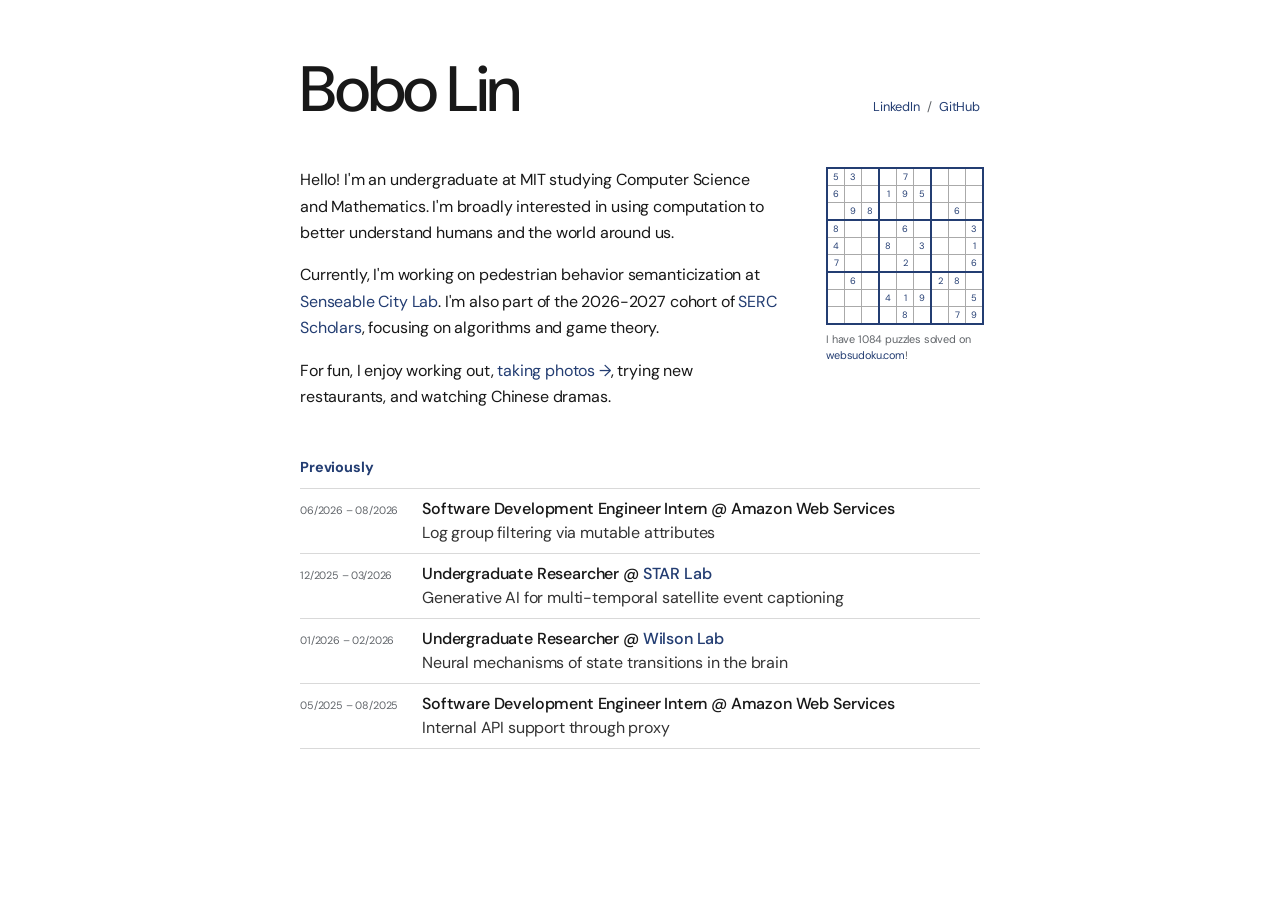
<file: index.html>
<!DOCTYPE html>
<html lang="en">

<head>
  <meta charset="UTF-8">
  <meta name="viewport" content="width=device-width, initial-scale=1.0">
  <title>Bobo Lin</title>
  <link rel="icon" type="image/png" href="favicon.png">
  <link rel="apple-touch-icon" href="apple-touch-icon.png">
  <link rel="preconnect" href="https://fonts.googleapis.com">
  <link rel="preconnect" href="https://fonts.gstatic.com" crossorigin>
  <link href="https://fonts.googleapis.com/css2?family=DM+Sans:wght@400;500;525;600;700&display=swap" rel="stylesheet">
  <link rel="stylesheet" href="style.css">
</head>

<body>

  <main>
    <section id="home" class="tab-content active">
      <div class="home-content">

        <div class="home-header">
          <div>
            <h1 class="page-title">Bobo Lin</h1>
          </div>
          <div class="social-links">
            <a href="https://www.linkedin.com/in/blin15" target="_blank" rel="noreferrer">LinkedIn</a>
            <span aria-hidden="true">/</span>
            <a href="https://github.com/blin20115" target="_blank" rel="noreferrer">GitHub</a>
          </div>
        </div>

        <div class="home-body">
          <div class="home-text">
            <p>Hello! I'm an undergraduate at MIT studying Computer Science and Mathematics.
              I'm broadly interested in using computation to better understand humans and the world around us.
            </p>

            <p>Currently, I'm working on pedestrian behavior semanticization at <a href="https://senseable.mit.edu/"
                target="_blank" rel="noreferrer">Senseable City Lab</a>. I'm also part of the 2026-2027 cohort of <a
                href="https://computing.mit.edu/cross-cutting/social-and-ethical-responsibilities-of-computing/serc-scholars-program/"
                target="_blank" rel="noreferrer">SERC Scholars</a>, focusing on algorithms and game theory.</p>

            <p>
              For fun, I enjoy working out, <a class="gallery-link" href="gallery.html">taking photos <span
                  aria-hidden="true">&rarr;</span></a>, trying new restaurants, and watching Chinese dramas.
            </p>
          </div>

          <div class="sudoku-col">
            <div class="sudoku-deco">
              <div class="sudoku-box">
                <div class="sudoku-cell">5</div>
                <div class="sudoku-cell">3</div>
                <div class="sudoku-cell"></div>
                <div class="sudoku-cell">6</div>
                <div class="sudoku-cell"></div>
                <div class="sudoku-cell"></div>
                <div class="sudoku-cell"></div>
                <div class="sudoku-cell">9</div>
                <div class="sudoku-cell">8</div>
              </div>
              <div class="sudoku-box">
                <div class="sudoku-cell"></div>
                <div class="sudoku-cell">7</div>
                <div class="sudoku-cell"></div>
                <div class="sudoku-cell">1</div>
                <div class="sudoku-cell">9</div>
                <div class="sudoku-cell">5</div>
                <div class="sudoku-cell"></div>
                <div class="sudoku-cell"></div>
                <div class="sudoku-cell"></div>
              </div>
              <div class="sudoku-box">
                <div class="sudoku-cell"></div>
                <div class="sudoku-cell"></div>
                <div class="sudoku-cell"></div>
                <div class="sudoku-cell"></div>
                <div class="sudoku-cell"></div>
                <div class="sudoku-cell"></div>
                <div class="sudoku-cell"></div>
                <div class="sudoku-cell">6</div>
                <div class="sudoku-cell"></div>
              </div>
              <div class="sudoku-box">
                <div class="sudoku-cell">8</div>
                <div class="sudoku-cell"></div>
                <div class="sudoku-cell"></div>
                <div class="sudoku-cell">4</div>
                <div class="sudoku-cell"></div>
                <div class="sudoku-cell"></div>
                <div class="sudoku-cell">7</div>
                <div class="sudoku-cell"></div>
                <div class="sudoku-cell"></div>
              </div>
              <div class="sudoku-box">
                <div class="sudoku-cell"></div>
                <div class="sudoku-cell">6</div>
                <div class="sudoku-cell"></div>
                <div class="sudoku-cell">8</div>
                <div class="sudoku-cell"></div>
                <div class="sudoku-cell">3</div>
                <div class="sudoku-cell"></div>
                <div class="sudoku-cell">2</div>
                <div class="sudoku-cell"></div>
              </div>
              <div class="sudoku-box">
                <div class="sudoku-cell"></div>
                <div class="sudoku-cell"></div>
                <div class="sudoku-cell">3</div>
                <div class="sudoku-cell"></div>
                <div class="sudoku-cell"></div>
                <div class="sudoku-cell">1</div>
                <div class="sudoku-cell"></div>
                <div class="sudoku-cell"></div>
                <div class="sudoku-cell">6</div>
              </div>
              <div class="sudoku-box">
                <div class="sudoku-cell"></div>
                <div class="sudoku-cell">6</div>
                <div class="sudoku-cell"></div>
                <div class="sudoku-cell"></div>
                <div class="sudoku-cell"></div>
                <div class="sudoku-cell"></div>
                <div class="sudoku-cell"></div>
                <div class="sudoku-cell"></div>
                <div class="sudoku-cell"></div>
              </div>
              <div class="sudoku-box">
                <div class="sudoku-cell"></div>
                <div class="sudoku-cell"></div>
                <div class="sudoku-cell"></div>
                <div class="sudoku-cell">4</div>
                <div class="sudoku-cell">1</div>
                <div class="sudoku-cell">9</div>
                <div class="sudoku-cell"></div>
                <div class="sudoku-cell">8</div>
                <div class="sudoku-cell"></div>
              </div>
              <div class="sudoku-box">
                <div class="sudoku-cell">2</div>
                <div class="sudoku-cell">8</div>
                <div class="sudoku-cell"></div>
                <div class="sudoku-cell"></div>
                <div class="sudoku-cell"></div>
                <div class="sudoku-cell">5</div>
                <div class="sudoku-cell"></div>
                <div class="sudoku-cell">7</div>
                <div class="sudoku-cell">9</div>
              </div>
            </div>
            <p class="sudoku-caption">I have 1084 puzzles solved on <a href="https://websudoku.com"
                target="_blank">websudoku.com</a>!</p>
          </div>
        </div>

        <div class="previously">
          <p class="section-label">Previously</p>
          <ul>
            <li><span class="date">06/2026 – 08/2026</span>
              <span class="role">Software Development Engineer Intern @ Amazon Web Services</span>
              <span class="desc">Log group filtering via mutable attributes</span>
            </li>
            <li><span class="date">12/2025 – 03/2026</span>
              <span class="role">Undergraduate Researcher @ <a href="https://aeroastro.mit.edu/starlab/"
                  target="_blank">STAR Lab</a></span>
              <span class="desc">Generative AI for multi-temporal satellite event captioning</span>
            </li>
            <li><span class="date">01/2026 – 02/2026</span>
              <span class="role">Undergraduate Researcher @ <a href="https://web.mit.edu/wilsonlab/"
                  target="_blank">Wilson Lab</a></span>
              <span class="desc">Neural mechanisms of state transitions in the brain</span>
            </li>
            <li><span class="date">05/2025 – 08/2025</span>
              <span class="role">Software Development Engineer Intern @ Amazon Web Services</span>
              <span class="desc">Internal API support through proxy</span>
            </li>
          </ul>
        </div>

      </div>
    </section>
  </main>

  <script src="script.js"></script>
</body>

</html>
</file>
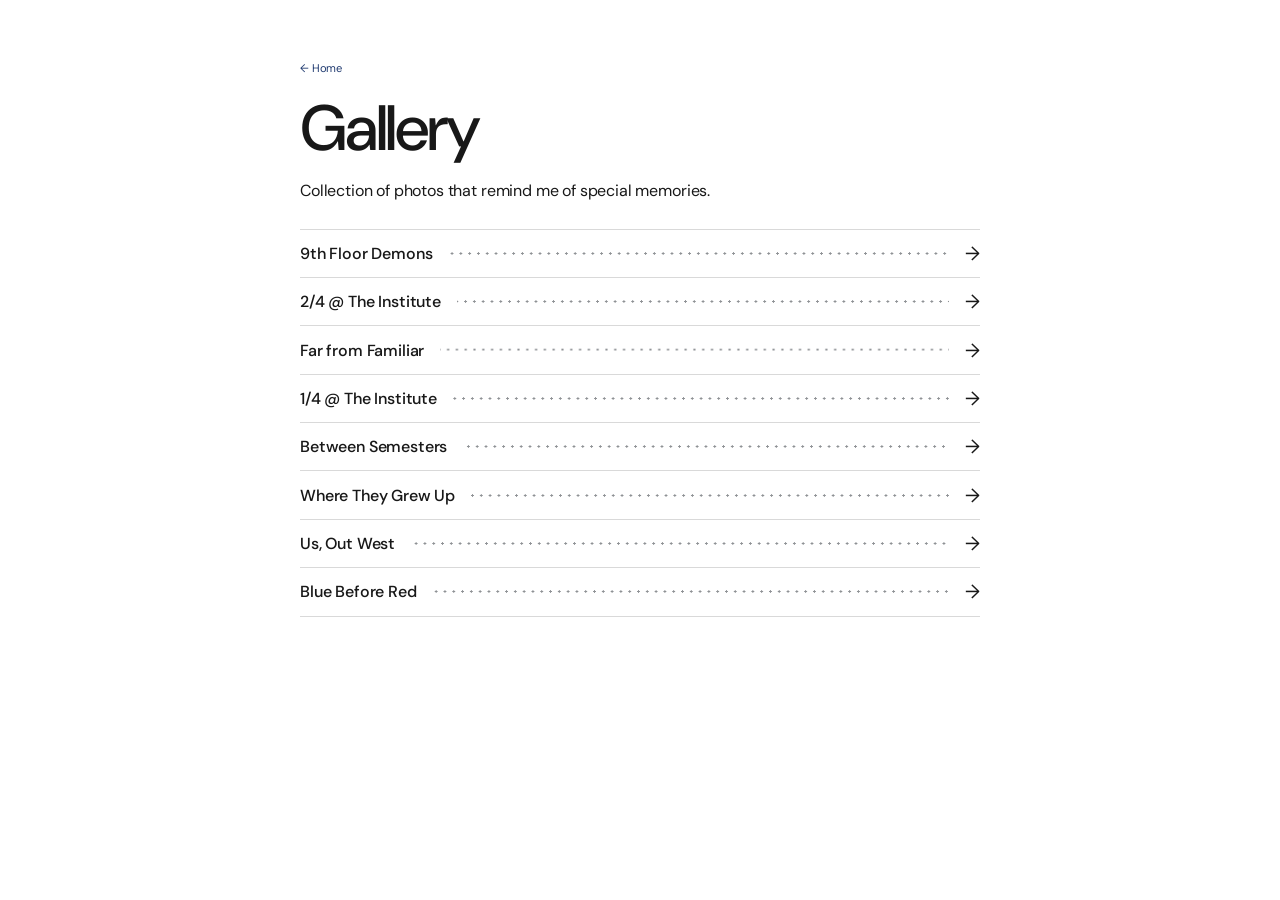
<file: gallery.html>
<!DOCTYPE html>
<html lang="en">

<head>
  <meta charset="UTF-8">
  <meta name="viewport" content="width=device-width, initial-scale=1.0">
  <title>Gallery | Bobo Lin</title>
  <link rel="icon" type="image/png" href="favicon.png">
  <link rel="apple-touch-icon" href="apple-touch-icon.png">
  <link rel="preconnect" href="https://fonts.googleapis.com">
  <link rel="preconnect" href="https://fonts.gstatic.com" crossorigin>
  <link href="https://fonts.googleapis.com/css2?family=DM+Sans:wght@400;500;525;600;700&display=swap" rel="stylesheet">
  <link rel="stylesheet" href="style.css">
</head>

<body>
  <main>
    <section class="gallery-content">
      <header class="gallery-header">
        <a class="back-link" href="index.html">&larr; Home</a>
        <h1 class="page-title">Gallery</h1>
      </header>

      <p class="gallery-intro">Collection of photos that remind me of special memories.</p>
      <nav class="gallery-list" aria-label="Photo collections">
        <a class="gallery-item" href="gallery/9th-floor-demons.html">
          <span class="gallery-item-title">9th Floor Demons</span>
          <span class="gallery-item-dots" aria-hidden="true"></span>
          <span class="gallery-item-arrow" aria-hidden="true">&rarr;</span>
        </a>
        <a class="gallery-item" href="gallery/two-fourths-at-the-institute.html">
          <span class="gallery-item-title">2/4 @ The Institute</span>
          <span class="gallery-item-dots" aria-hidden="true"></span>
          <span class="gallery-item-arrow" aria-hidden="true">&rarr;</span>
        </a>
        <a class="gallery-item" href="gallery/far-from-familiar.html">
          <span class="gallery-item-title">Far from Familiar</span>
          <span class="gallery-item-dots" aria-hidden="true"></span>
          <span class="gallery-item-arrow" aria-hidden="true">&rarr;</span>
        </a>
        <a class="gallery-item" href="gallery/one-fourth-at-the-institute.html">
          <span class="gallery-item-title">1/4 @ The Institute</span>
          <span class="gallery-item-dots" aria-hidden="true"></span>
          <span class="gallery-item-arrow" aria-hidden="true">&rarr;</span>
        </a>
        <a class="gallery-item" href="gallery/between-semesters.html">
          <span class="gallery-item-title">Between Semesters</span>
          <span class="gallery-item-dots" aria-hidden="true"></span>
          <span class="gallery-item-arrow" aria-hidden="true">&rarr;</span>
        </a>
        <a class="gallery-item" href="gallery/where-they-grew-up.html">
          <span class="gallery-item-title">Where They Grew Up</span>
          <span class="gallery-item-dots" aria-hidden="true"></span>
          <span class="gallery-item-arrow" aria-hidden="true">&rarr;</span>
        </a>
        <a class="gallery-item" href="gallery/us-out-west.html">
          <span class="gallery-item-title">Us, Out West</span>
          <span class="gallery-item-dots" aria-hidden="true"></span>
          <span class="gallery-item-arrow" aria-hidden="true">&rarr;</span>
        </a>
        <a class="gallery-item" href="gallery/blue-before-red.html">
          <span class="gallery-item-title">Blue Before Red</span>
          <span class="gallery-item-dots" aria-hidden="true"></span>
          <span class="gallery-item-arrow" aria-hidden="true">&rarr;</span>
        </a>
      </nav>
    </section>
  </main>
</body>

</html>
</file>
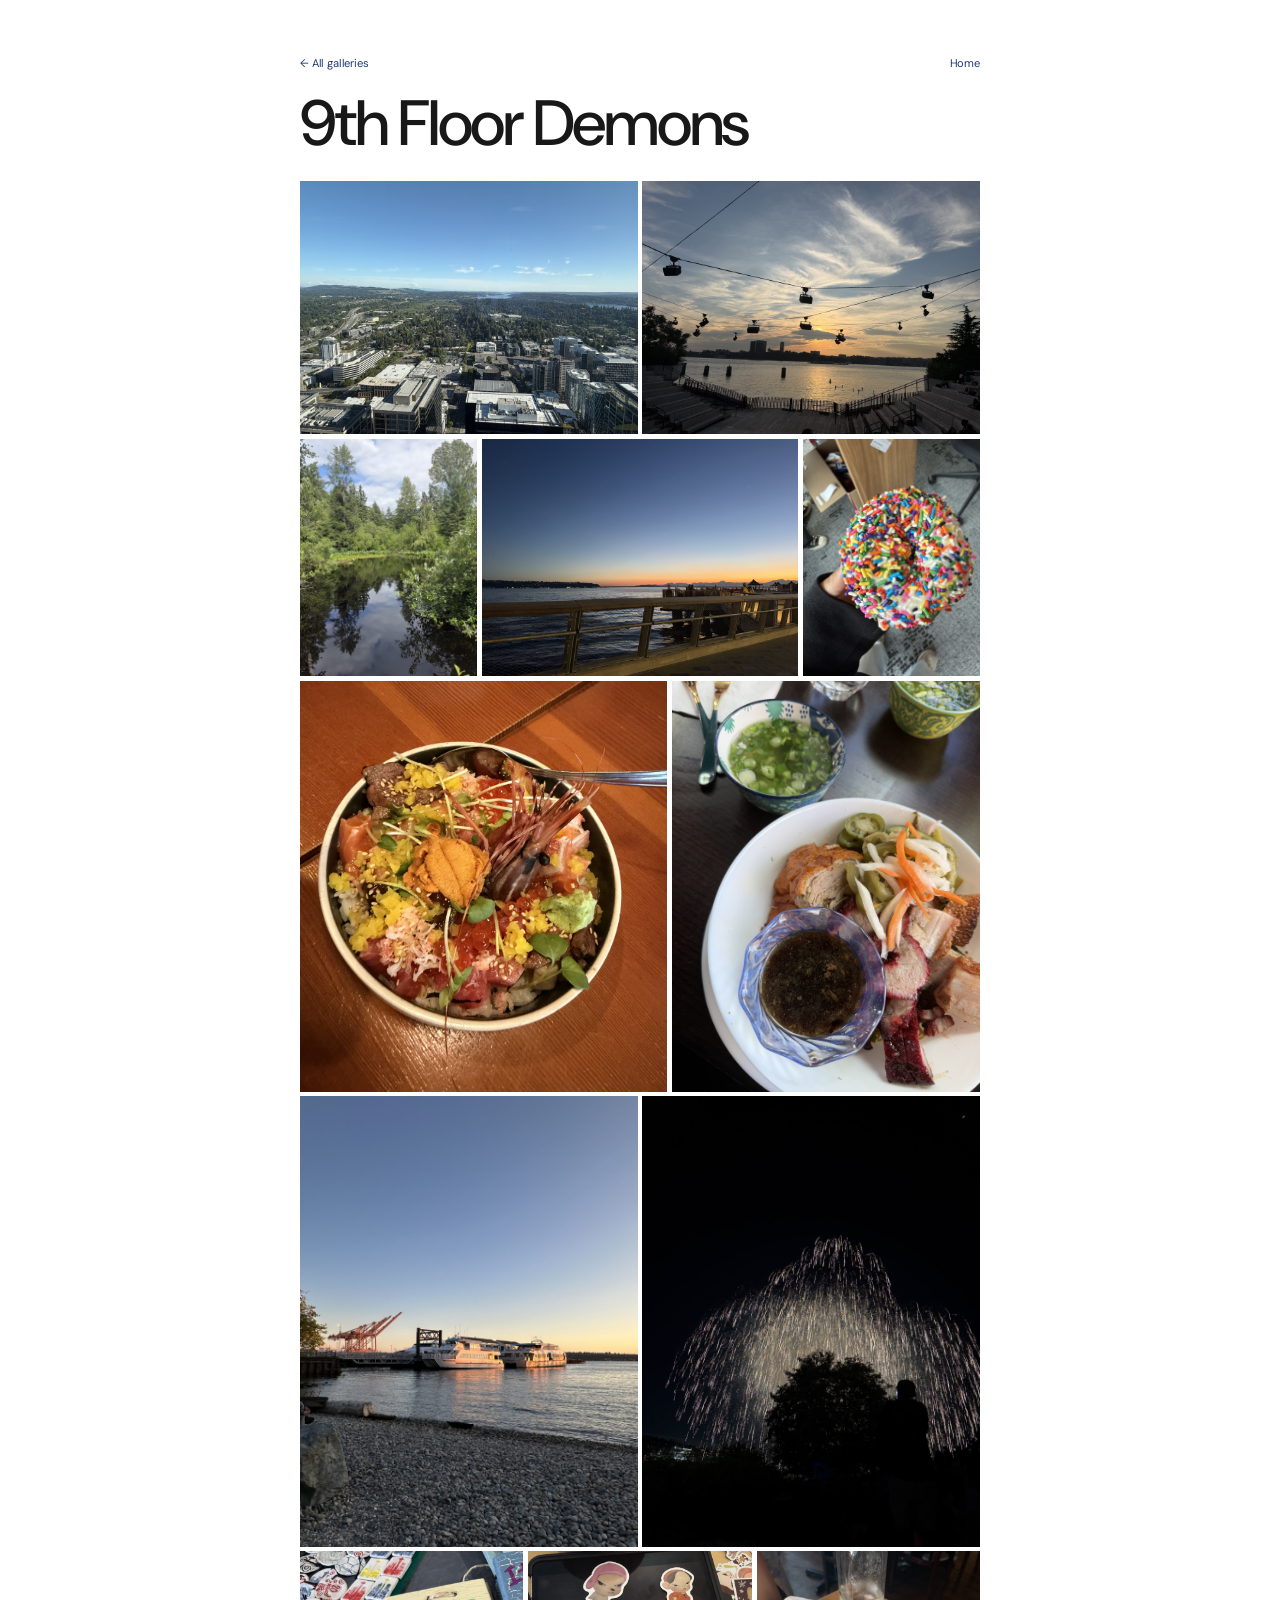
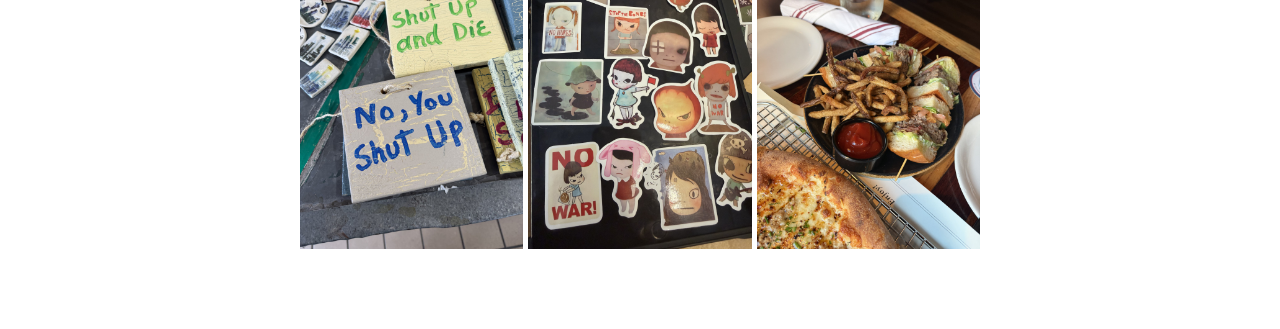
<file: gallery/9th-floor-demons.html>
<!DOCTYPE html>
<html lang="en">

<head>
  <meta charset="UTF-8">
  <meta name="viewport" content="width=device-width, initial-scale=1.0">
  <title>9th Floor Demons | Bobo Lin</title>
  <link rel="icon" type="image/png" href="../favicon.png">
  <link rel="apple-touch-icon" href="../apple-touch-icon.png">
  <link rel="preconnect" href="https://fonts.googleapis.com">
  <link rel="preconnect" href="https://fonts.gstatic.com" crossorigin>
  <link href="https://fonts.googleapis.com/css2?family=DM+Sans:wght@400;500;525;600;700&display=swap" rel="stylesheet">
  <link rel="stylesheet" href="../style.css">
</head>

<body>
  <main>
    <article class="gallery-content collection-page">
      <nav class="collection-nav" aria-label="Gallery navigation">
        <a href="../gallery.html">&larr; All galleries</a>
        <a href="../index.html">Home</a>
      </nav>
      <header class="collection-header">
        <h1 class="page-title">9th Floor Demons</h1>
      </header>
      <section class="justified-photo-grid" aria-label="Photos from 9th Floor Demons">
        <div class="justified-photo-row">
          <figure class="photo-card" style="--photo-ratio: 1.333333"><img src="../photos/9th-floor/9th-floor-04.jpg" alt="9th Floor Demons photograph 4" width="1920" height="1440"></figure>
          <figure class="photo-card" style="--photo-ratio: 1.333333"><img src="../photos/9th-floor/9th-floor-06.jpg" alt="9th Floor Demons photograph 6" width="1920" height="1440"></figure>
        </div>
        <div class="justified-photo-row">
          <figure class="photo-card" style="--photo-ratio: 0.75"><img src="../photos/9th-floor/9th-floor-01.jpg" alt="9th Floor Demons photograph 1" width="1440" height="1920" loading="lazy"></figure>
          <figure class="photo-card" style="--photo-ratio: 1.333333"><img src="../photos/9th-floor/9th-floor-07.jpg" alt="9th Floor Demons photograph 7" width="1920" height="1440" loading="lazy"></figure>
          <figure class="photo-card" style="--photo-ratio: 0.75"><img src="../photos/9th-floor/9th-floor-02.jpg" alt="9th Floor Demons photograph 2" width="1440" height="1920" loading="lazy"></figure>
        </div>
        <div class="justified-photo-row">
          <figure class="photo-card" style="--photo-ratio: 0.892608"><img src="../photos/9th-floor/9th-floor-10.jpg" alt="9th Floor Demons photograph 10" width="1920" height="2151" loading="lazy"></figure>
          <figure class="photo-card" style="--photo-ratio: 0.75"><img src="../photos/9th-floor/9th-floor-11.jpg" alt="9th Floor Demons photograph 11" width="1440" height="1920" loading="lazy"></figure>
        </div>
        <div class="justified-photo-row">
          <figure class="photo-card" style="--photo-ratio: 0.75"><img src="../photos/9th-floor/9th-floor-05.jpg" alt="9th Floor Demons photograph 5" width="1440" height="1920" loading="lazy"></figure>
          <figure class="photo-card" style="--photo-ratio: 0.75"><img src="../photos/9th-floor/9th-floor-08.jpg" alt="9th Floor Demons photograph 8" width="1440" height="1920" loading="lazy"></figure>
        </div>
        <div class="justified-photo-row">
          <figure class="photo-card" style="--photo-ratio: 0.75"><img src="../photos/9th-floor/9th-floor-03.jpg" alt="9th Floor Demons photograph 3" width="1440" height="1920" loading="lazy"></figure>
          <figure class="photo-card" style="--photo-ratio: 0.75"><img src="../photos/9th-floor/9th-floor-09.jpg" alt="9th Floor Demons photograph 9" width="1440" height="1920" loading="lazy"></figure>
          <figure class="photo-card" style="--photo-ratio: 0.75"><img src="../photos/9th-floor/9th-floor-12.jpg" alt="9th Floor Demons photograph 12" width="1440" height="1920" loading="lazy"></figure>
        </div>
      </section>
    </article>
  </main>
</body>

</html>
</file>
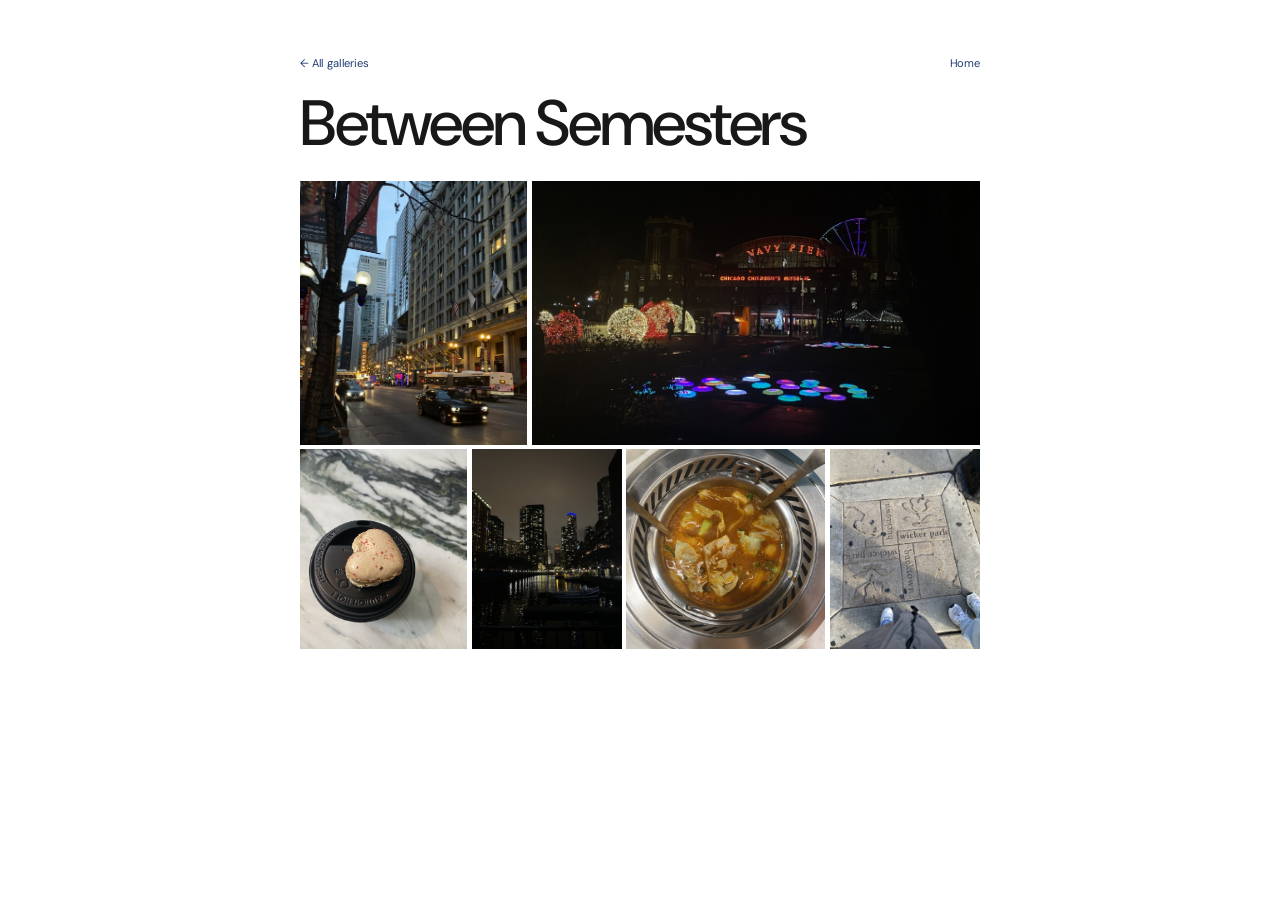
<file: gallery/between-semesters.html>
<!DOCTYPE html>
<html lang="en">

<head>
  <meta charset="UTF-8">
  <meta name="viewport" content="width=device-width, initial-scale=1.0">
  <title>Between Semesters | Bobo Lin</title>
  <link rel="icon" type="image/png" href="../favicon.png">
  <link rel="apple-touch-icon" href="../apple-touch-icon.png">
  <link rel="preconnect" href="https://fonts.googleapis.com">
  <link rel="preconnect" href="https://fonts.gstatic.com" crossorigin>
  <link href="https://fonts.googleapis.com/css2?family=DM+Sans:wght@400;500;525;600;700&display=swap" rel="stylesheet">
  <link rel="stylesheet" href="../style.css">
</head>

<body>
  <main>
    <article class="gallery-content collection-page">
      <nav class="collection-nav" aria-label="Gallery navigation">
        <a href="../gallery.html">&larr; All galleries</a>
        <a href="../index.html">Home</a>
      </nav>
      <header class="collection-header">
        <h1 class="page-title">Between Semesters</h1>
      </header>

      <section class="between-semesters-grid" aria-label="Photos from visits home during my first year at MIT">
        <div class="between-semesters-row">
          <figure class="photo-card" style="--photo-ratio: 0.862534"><img src="../photos/between-semesters/between-semesters-01.jpg" alt="Between Semesters photograph 1" width="1920" height="2226"></figure>
          <figure class="photo-card" style="--photo-ratio: 1.700620"><img src="../photos/between-semesters/between-semesters-02.jpg" alt="Between Semesters photograph 2" width="1920" height="1129"></figure>
        </div>
        <div class="between-semesters-row">
          <figure class="photo-card" style="--photo-ratio: 0.834420"><img src="../photos/between-semesters/between-semesters-03.jpg" alt="Between Semesters photograph 3" width="1920" height="2301" loading="lazy"></figure>
          <figure class="photo-card" style="--photo-ratio: 0.75"><img src="../photos/between-semesters/between-semesters-04.jpg" alt="Between Semesters photograph 4" width="1440" height="1920" loading="lazy"></figure>
          <figure class="photo-card" style="--photo-ratio: 0.994819"><img src="../photos/between-semesters/between-semesters-05.jpg" alt="Between Semesters photograph 5" width="1920" height="1930" loading="lazy"></figure>
          <figure class="photo-card" style="--photo-ratio: 0.75"><img src="../photos/between-semesters/between-semesters-06.jpg" alt="Between Semesters photograph 6" width="1440" height="1920" loading="lazy"></figure>
        </div>
      </section>
    </article>
  </main>
</body>

</html>
</file>
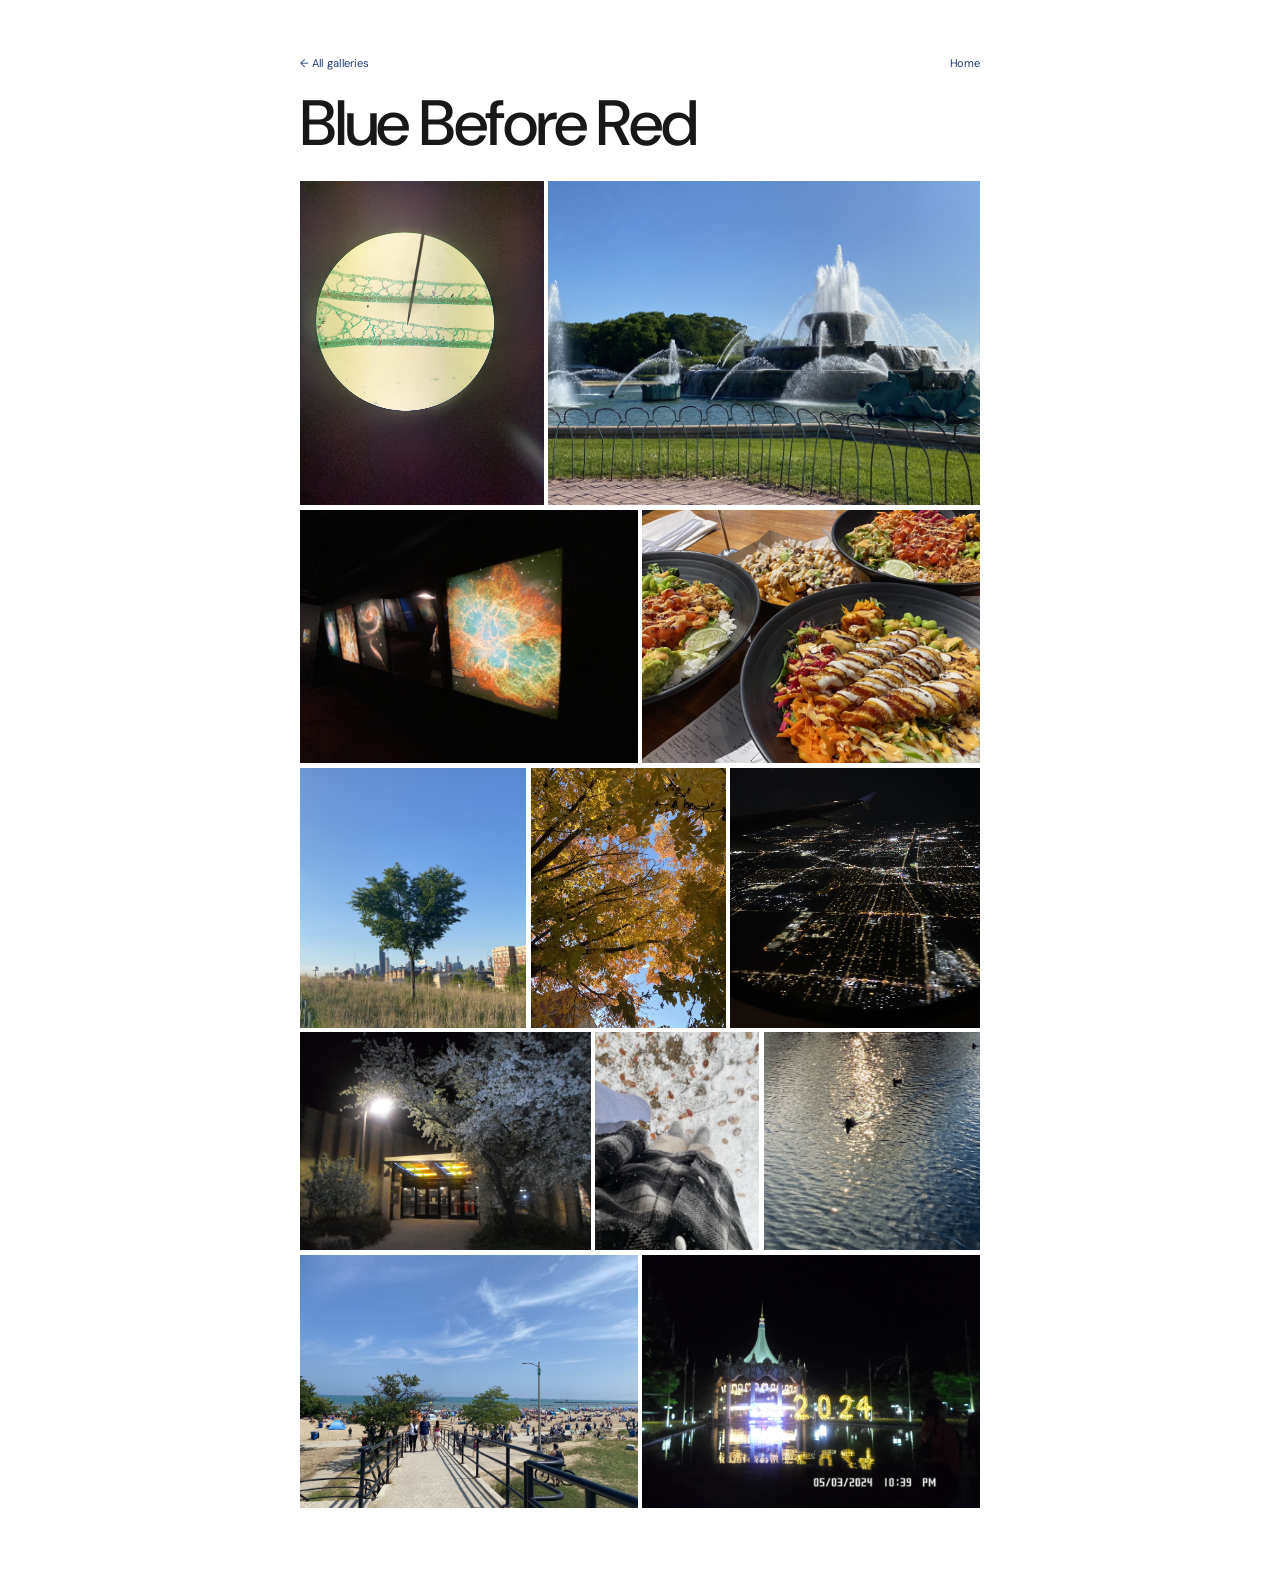
<file: gallery/blue-before-red.html>
<!DOCTYPE html>
<html lang="en">

<head>
  <meta charset="UTF-8">
  <meta name="viewport" content="width=device-width, initial-scale=1.0">
  <title>Blue Before Red | Bobo Lin</title>
  <link rel="icon" type="image/png" href="../favicon.png">
  <link rel="apple-touch-icon" href="../apple-touch-icon.png">
  <link rel="preconnect" href="https://fonts.googleapis.com">
  <link rel="preconnect" href="https://fonts.gstatic.com" crossorigin>
  <link href="https://fonts.googleapis.com/css2?family=DM+Sans:wght@400;500;525;600;700&display=swap" rel="stylesheet">
  <link rel="stylesheet" href="../style.css">
</head>

<body>
  <main>
    <article class="gallery-content collection-page">
      <nav class="collection-nav" aria-label="Gallery navigation">
        <a href="../gallery.html">&larr; All galleries</a>
        <a href="../index.html">Home</a>
      </nav>
      <header class="collection-header">
        <h1 class="page-title">Blue Before Red</h1>
      </header>

      <section class="justified-photo-grid" aria-label="Photos from Blue Before Red">
        <div class="justified-photo-row">
          <figure class="photo-card" style="--photo-ratio: 0.752905"><img src="../photos/blue-before-red/blue-before-red-01.jpg" alt="Blue Before Red photograph 1" width="1944" height="2582"></figure>
          <figure class="photo-card" style="--photo-ratio: 1.333333"><img src="../photos/blue-before-red/blue-before-red-02.jpg" alt="Blue Before Red photograph 2" width="1920" height="1440"></figure>
        </div>
        <div class="justified-photo-row">
          <figure class="photo-card" style="--photo-ratio: 1.333333"><img src="../photos/blue-before-red/blue-before-red-03.jpg" alt="Blue Before Red photograph 3" width="1920" height="1440" loading="lazy"></figure>
          <figure class="photo-card" style="--photo-ratio: 1.333333"><img src="../photos/blue-before-red/blue-before-red-04.jpg" alt="Blue Before Red photograph 4" width="1920" height="1440" loading="lazy"></figure>
        </div>
        <div class="justified-photo-row">
          <figure class="photo-card" style="--photo-ratio: 0.868385"><img src="../photos/blue-before-red/blue-before-red-05.jpg" alt="Blue Before Red photograph 5" width="1920" height="2211" loading="lazy"></figure>
          <figure class="photo-card" style="--photo-ratio: 0.750000"><img src="../photos/blue-before-red/blue-before-red-06.jpg" alt="Blue Before Red photograph 6" width="1440" height="1920" loading="lazy"></figure>
          <figure class="photo-card" style="--photo-ratio: 0.960480"><img src="../photos/blue-before-red/blue-before-red-07.jpg" alt="Blue Before Red photograph 7" width="1920" height="1999" loading="lazy"></figure>
        </div>
        <div class="justified-photo-row">
          <figure class="photo-card" style="--photo-ratio: 1.333333"><img src="../photos/blue-before-red/blue-before-red-08.jpg" alt="Blue Before Red photograph 8" width="1920" height="1440" loading="lazy"></figure>
          <figure class="photo-card" style="--photo-ratio: 0.750000"><img src="../photos/blue-before-red/blue-before-red-09.jpg" alt="Blue Before Red photograph 9" width="1440" height="1920" loading="lazy"></figure>
          <figure class="photo-card" style="--photo-ratio: 0.993275"><img src="../photos/blue-before-red/blue-before-red-10.jpg" alt="Blue Before Red photograph 10" width="1920" height="1933" loading="lazy"></figure>
        </div>
        <div class="justified-photo-row">
          <figure class="photo-card" style="--photo-ratio: 1.333333"><img src="../photos/blue-before-red/blue-before-red-11.jpg" alt="Blue Before Red photograph 11" width="1920" height="1440" loading="lazy"></figure>
          <figure class="photo-card" style="--photo-ratio: 1.333333"><img src="../photos/blue-before-red/blue-before-red-12.jpg" alt="Blue Before Red photograph 12" width="1920" height="1440" loading="lazy"></figure>
        </div>
      </section>
    </article>
  </main>
</body>

</html>
</file>
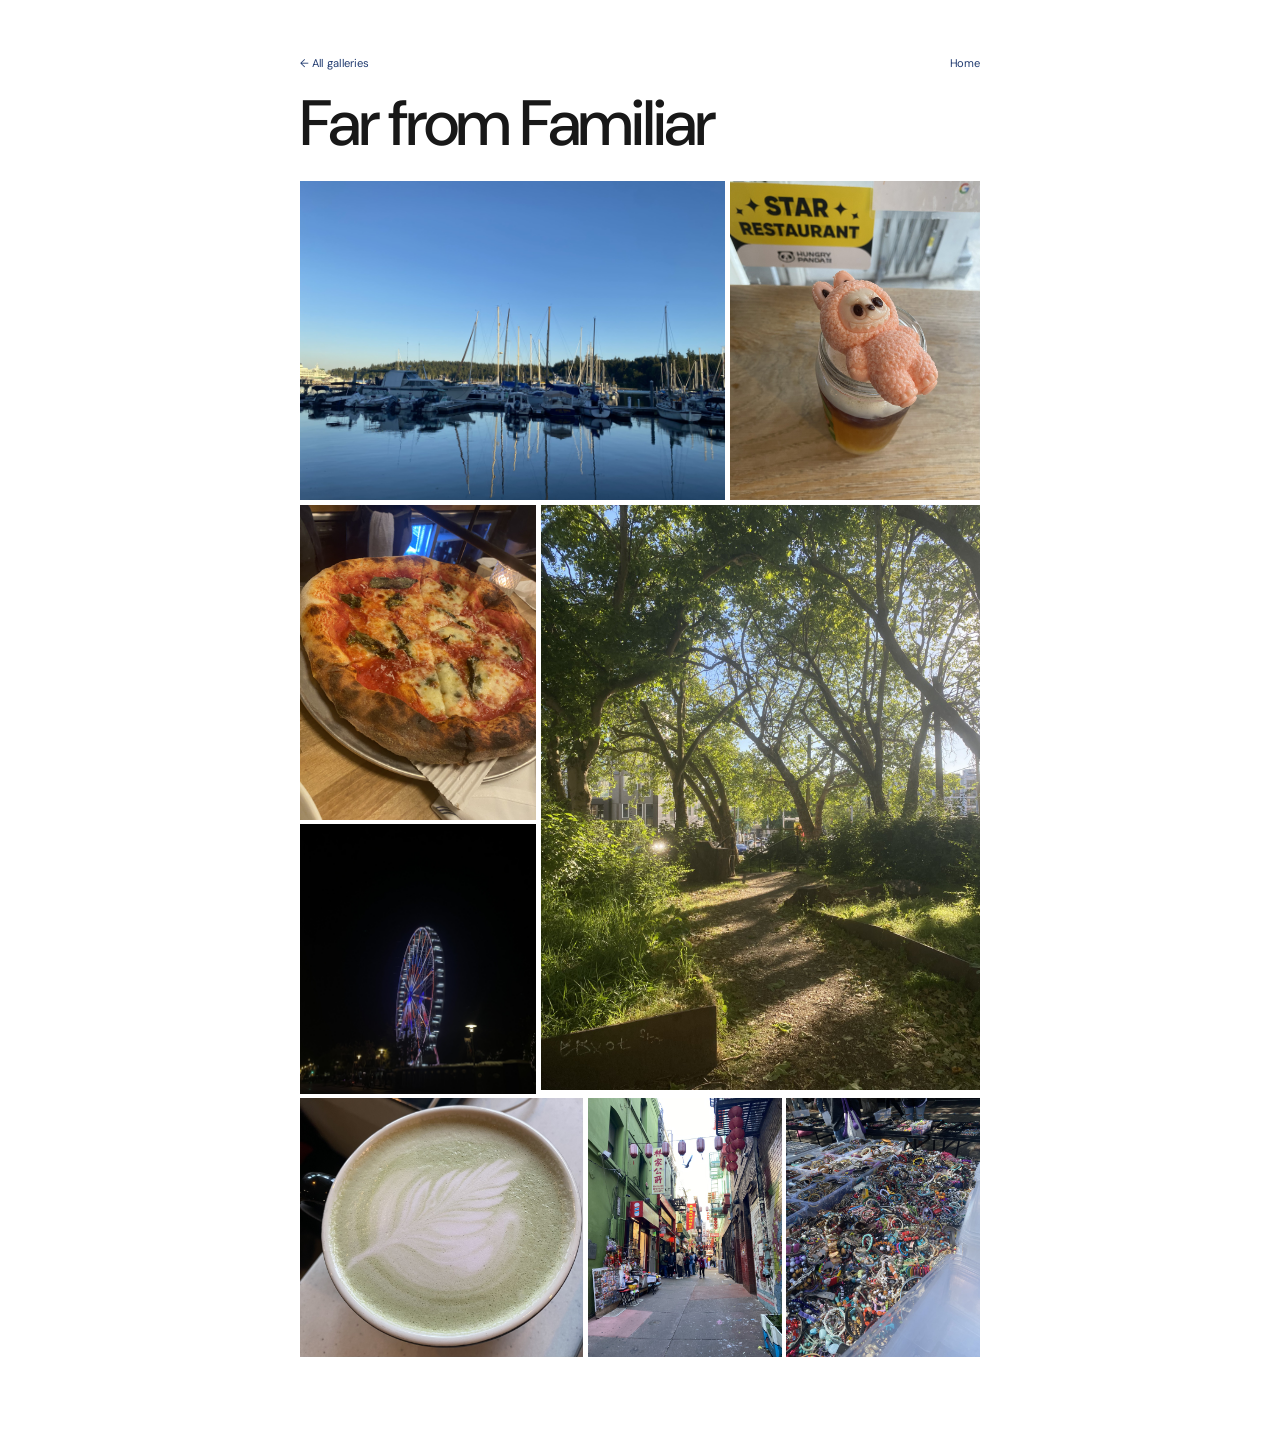
<file: gallery/far-from-familiar.html>
<!DOCTYPE html>
<html lang="en">

<head>
  <meta charset="UTF-8">
  <meta name="viewport" content="width=device-width, initial-scale=1.0">
  <title>Far from Familiar | Bobo Lin</title>
  <link rel="icon" type="image/png" href="../favicon.png">
  <link rel="apple-touch-icon" href="../apple-touch-icon.png">
  <link rel="preconnect" href="https://fonts.googleapis.com">
  <link rel="preconnect" href="https://fonts.gstatic.com" crossorigin>
  <link href="https://fonts.googleapis.com/css2?family=DM+Sans:wght@400;500;525;600;700&display=swap" rel="stylesheet">
  <link rel="stylesheet" href="../style.css">
</head>

<body>
  <main>
    <article class="gallery-content collection-page">
      <nav class="collection-nav" aria-label="Gallery navigation">
        <a href="../gallery.html">&larr; All galleries</a>
        <a href="../index.html">Home</a>
      </nav>
      <header class="collection-header">
        <h1 class="page-title">Far from Familiar</h1>
      </header>

      <section class="justified-photo-grid" aria-label="Photos from my first internship summer in Seattle">
        <div class="justified-photo-row">
          <figure class="photo-card" style="--photo-ratio: 1.333333"><img src="../photos/far-from-familiar/far-from-familiar-01.jpg" alt="Far from Familiar photograph 1" width="1920" height="1440"></figure>
          <figure class="photo-card" style="--photo-ratio: 0.784314"><img src="../photos/far-from-familiar/far-from-familiar-02.jpg" alt="Far from Familiar photograph 2" width="1920" height="2448"></figure>
        </div>
        <div class="familiar-feature">
          <div class="familiar-feature-stack">
            <figure class="photo-card"><img src="../photos/far-from-familiar/far-from-familiar-03.jpg" alt="Far from Familiar photograph 3" width="1440" height="1920" loading="lazy"></figure>
            <figure class="photo-card"><img src="../photos/far-from-familiar/far-from-familiar-04.jpg" alt="Far from Familiar photograph 4" width="1920" height="2190" loading="lazy"></figure>
          </div>
          <figure class="photo-card"><img src="../photos/far-from-familiar/far-from-familiar-05.jpg" alt="Far from Familiar photograph 5" width="1440" height="1920" loading="lazy"></figure>
        </div>
        <div class="justified-photo-row">
          <figure class="photo-card" style="--photo-ratio: 1.095890"><img src="../photos/far-from-familiar/far-from-familiar-06.jpg" alt="Far from Familiar photograph 6" width="1920" height="1752" loading="lazy"></figure>
          <figure class="photo-card" style="--photo-ratio: 0.75"><img src="../photos/far-from-familiar/far-from-familiar-07.jpg" alt="Far from Familiar photograph 7" width="1440" height="1920" loading="lazy"></figure>
          <figure class="photo-card" style="--photo-ratio: 0.75"><img src="../photos/far-from-familiar/far-from-familiar-08.jpg" alt="Far from Familiar photograph 8" width="1440" height="1920" loading="lazy"></figure>
        </div>
      </section>
    </article>
  </main>
</body>

</html>
</file>
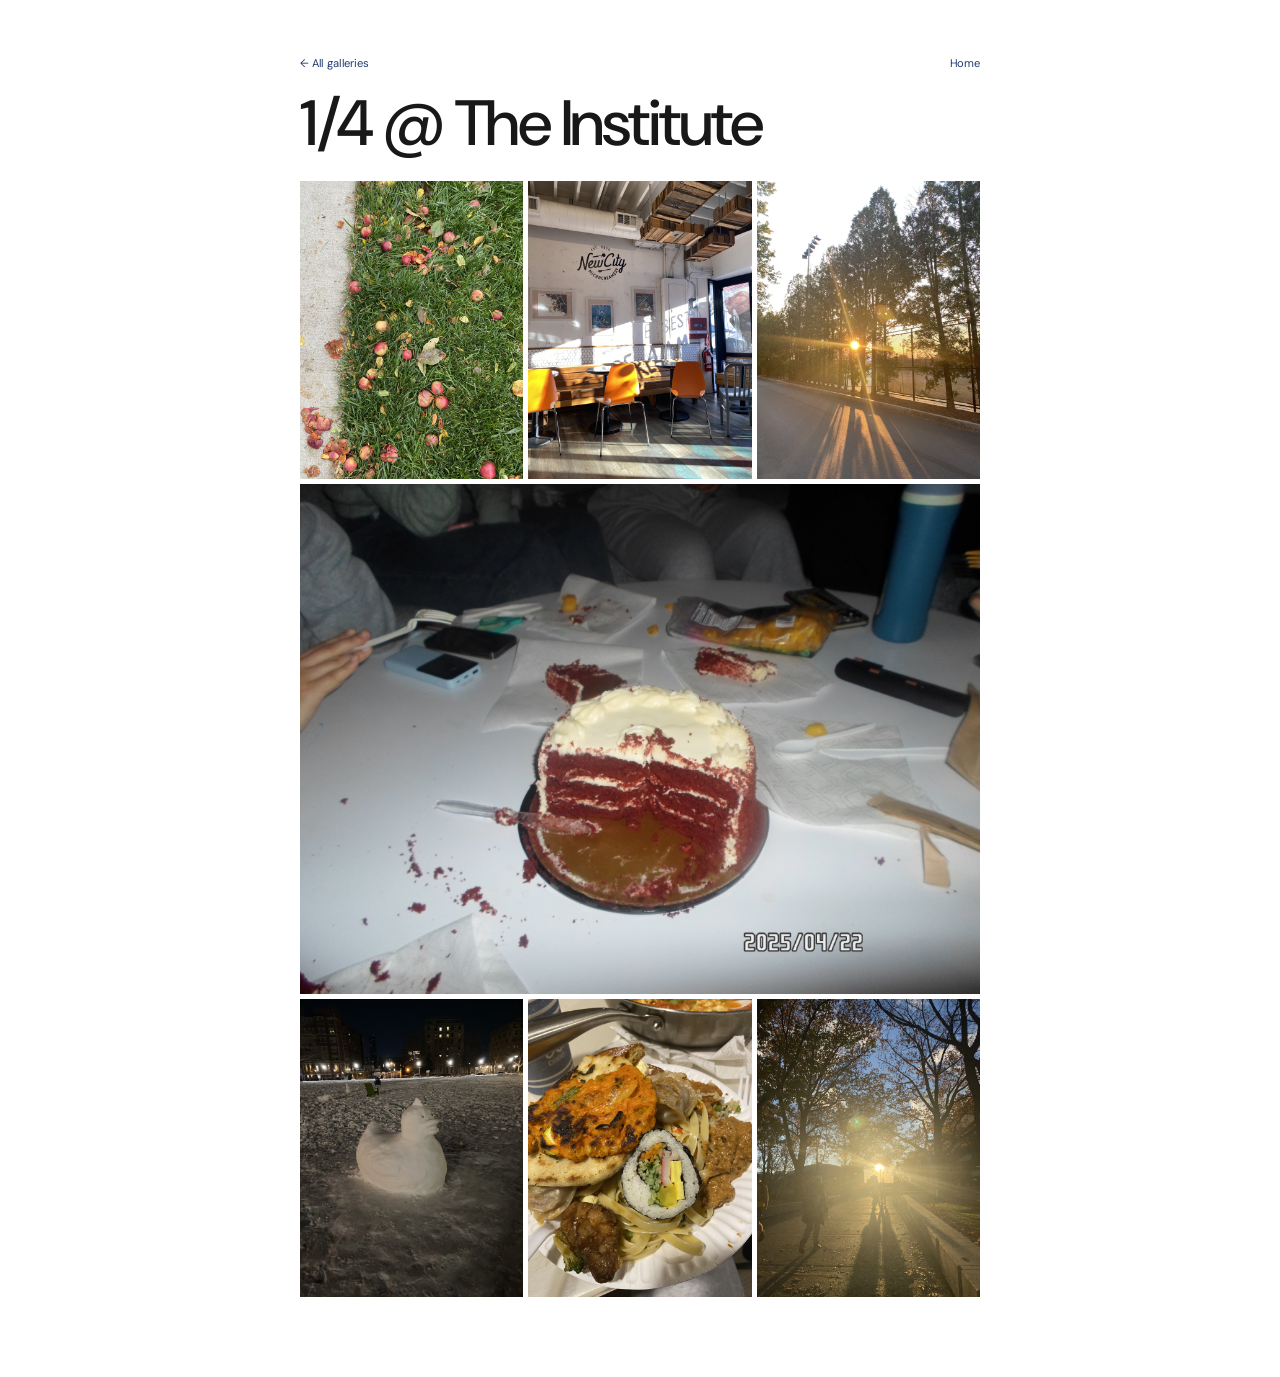
<file: gallery/one-fourth-at-the-institute.html>
<!DOCTYPE html>
<html lang="en">

<head>
  <meta charset="UTF-8">
  <meta name="viewport" content="width=device-width, initial-scale=1.0">
  <title>1/4 @ The Institute | Bobo Lin</title>
  <link rel="icon" type="image/png" href="../favicon.png">
  <link rel="apple-touch-icon" href="../apple-touch-icon.png">
  <link rel="preconnect" href="https://fonts.googleapis.com">
  <link rel="preconnect" href="https://fonts.gstatic.com" crossorigin>
  <link href="https://fonts.googleapis.com/css2?family=DM+Sans:wght@400;500;525;600;700&display=swap" rel="stylesheet">
  <link rel="stylesheet" href="../style.css">
</head>

<body>
  <main>
    <article class="gallery-content collection-page">
      <nav class="collection-nav" aria-label="Gallery navigation">
        <a href="../gallery.html">&larr; All galleries</a>
        <a href="../index.html">Home</a>
      </nav>
      <header class="collection-header">
        <h1 class="page-title">1/4 @ The Institute</h1>
      </header>

      <section class="photo-grid institute-grid" aria-label="Photos from my first year at MIT">
        <figure class="photo-card"><img src="../photos/0.25/0.25-01.jpg" alt="My first year at MIT, photograph 1"></figure>
        <figure class="photo-card"><img src="../photos/0.25/0.25-02.jpg" alt="My first year at MIT, photograph 2"></figure>
        <figure class="photo-card"><img src="../photos/0.25/0.25-03.jpg" alt="My first year at MIT, photograph 3"></figure>
        <figure class="photo-card photo-card-full"><img src="../photos/0.25/0.25-05.jpg" alt="My first year at MIT, photograph 5" loading="lazy"></figure>
        <figure class="photo-card"><img src="../photos/0.25/0.25-04.jpg" alt="My first year at MIT, photograph 4" loading="lazy"></figure>
        <figure class="photo-card"><img src="../photos/0.25/0.25-06.jpg" alt="My first year at MIT, photograph 6" loading="lazy"></figure>
        <figure class="photo-card"><img src="../photos/0.25/0.25-07.jpg" alt="My first year at MIT, photograph 7" loading="lazy"></figure>
      </section>
    </article>
  </main>
</body>

</html>
</file>
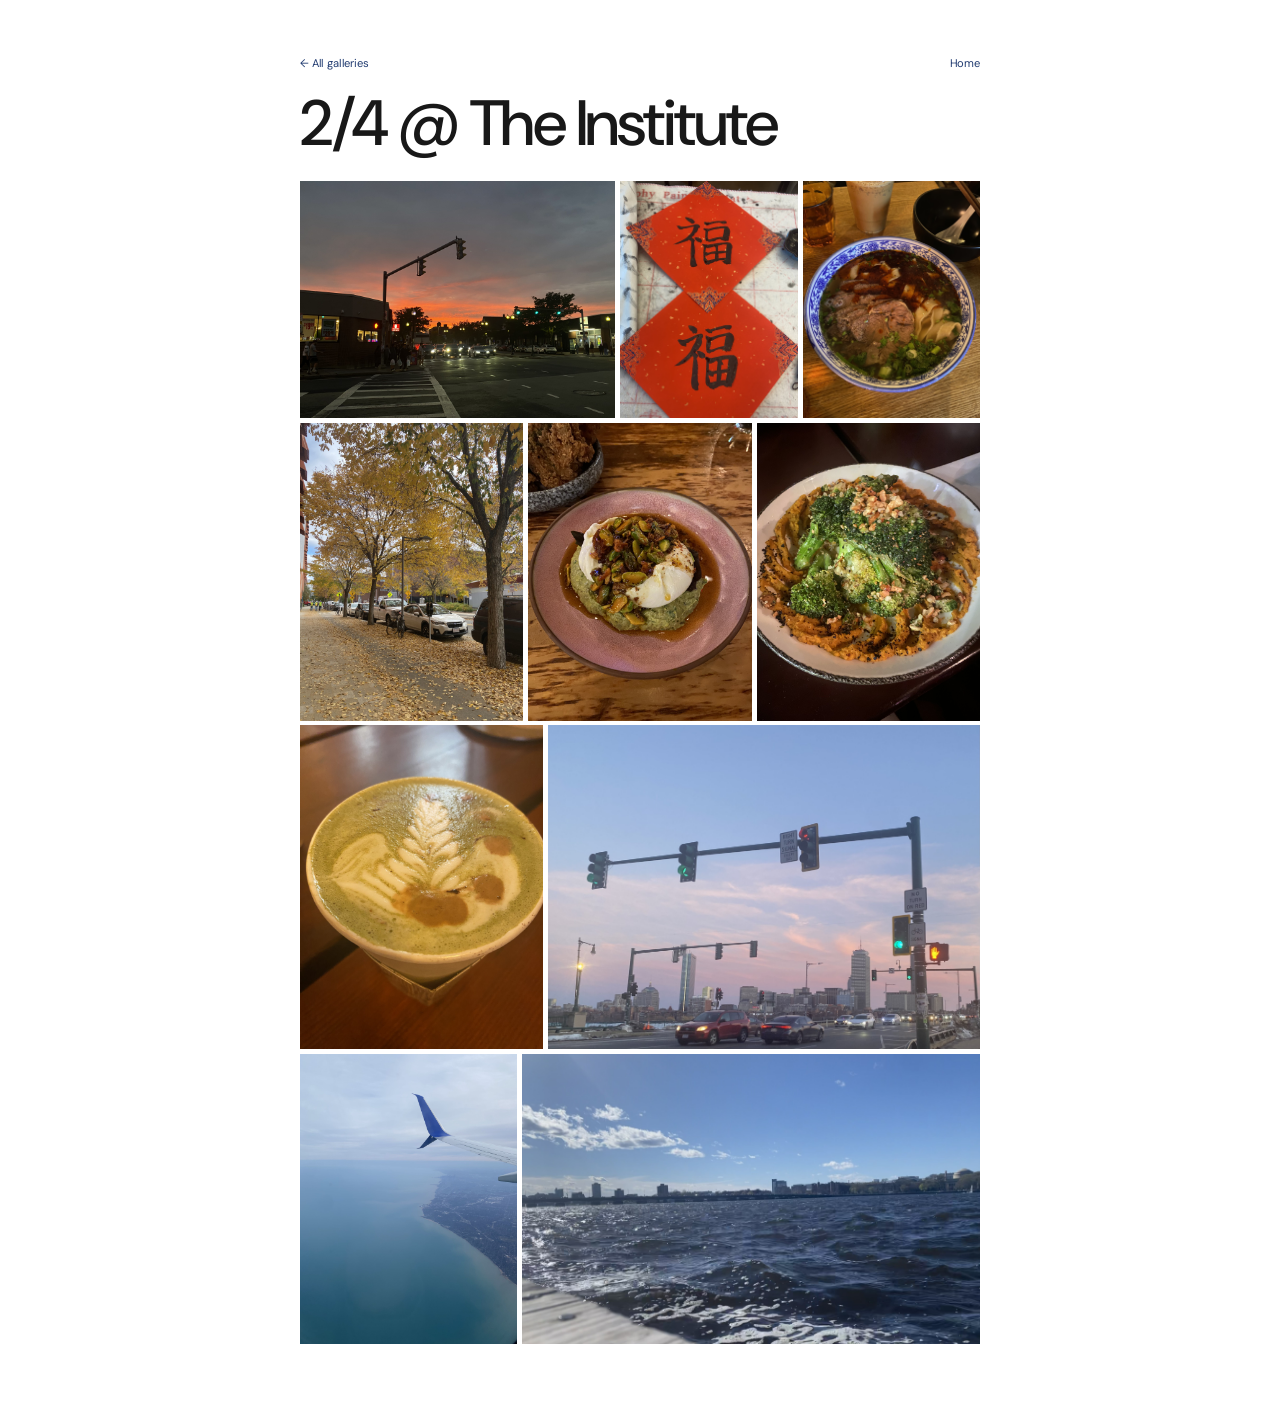
<file: gallery/two-fourths-at-the-institute.html>
<!DOCTYPE html>
<html lang="en">

<head>
  <meta charset="UTF-8">
  <meta name="viewport" content="width=device-width, initial-scale=1.0">
  <title>2/4 @ The Institute | Bobo Lin</title>
  <link rel="icon" type="image/png" href="../favicon.png">
  <link rel="apple-touch-icon" href="../apple-touch-icon.png">
  <link rel="preconnect" href="https://fonts.googleapis.com">
  <link rel="preconnect" href="https://fonts.gstatic.com" crossorigin>
  <link href="https://fonts.googleapis.com/css2?family=DM+Sans:wght@400;500;525;600;700&display=swap" rel="stylesheet">
  <link rel="stylesheet" href="../style.css">
</head>

<body>
  <main>
    <article class="gallery-content collection-page">
      <nav class="collection-nav" aria-label="Gallery navigation">
        <a href="../gallery.html">&larr; All galleries</a>
        <a href="../index.html">Home</a>
      </nav>
      <header class="collection-header">
        <h1 class="page-title">2/4 @ The Institute</h1>
      </header>

      <section class="justified-photo-grid" aria-label="Photos from my second year at MIT and visits home during breaks">
        <div class="justified-photo-row">
          <figure class="photo-card" style="--photo-ratio: 1.333333"><img src="../photos/0.50/0.50-01.jpg" alt="Second year at MIT and breaks at home, photograph 1" width="1920" height="1440"></figure>
          <figure class="photo-card" style="--photo-ratio: 0.750000"><img src="../photos/0.50/0.50-03.jpg" alt="Second year at MIT and breaks at home, photograph 3" width="1440" height="1920"></figure>
          <figure class="photo-card" style="--photo-ratio: 0.750000"><img src="../photos/0.50/0.50-06.jpg" alt="Second year at MIT and breaks at home, photograph 6" width="1440" height="1920"></figure>
        </div>
        <div class="justified-photo-row">
          <figure class="photo-card" style="--photo-ratio: 0.750000"><img src="../photos/0.50/0.50-02.jpg" alt="Second year at MIT and breaks at home, photograph 2" width="1440" height="1920" loading="lazy"></figure>
          <figure class="photo-card" style="--photo-ratio: 0.750000"><img src="../photos/0.50/0.50-04.jpg" alt="Second year at MIT and breaks at home, photograph 4" width="1440" height="1920" loading="lazy"></figure>
          <figure class="photo-card" style="--photo-ratio: 0.750000"><img src="../photos/0.50/0.50-05.jpg" alt="Second year at MIT and breaks at home, photograph 5" width="1440" height="1920" loading="lazy"></figure>
        </div>
        <div class="justified-photo-row">
          <figure class="photo-card" style="--photo-ratio: 0.750000"><img src="../photos/0.50/0.50-07.jpg" alt="Second year at MIT and breaks at home, photograph 7" width="1440" height="1920" loading="lazy"></figure>
          <figure class="photo-card" style="--photo-ratio: 1.336117"><img src="../photos/0.50/0.50-09.jpg" alt="Second year at MIT and breaks at home, photograph 9" width="1920" height="1437" loading="lazy"></figure>
        </div>
        <div class="justified-photo-row">
          <figure class="photo-card" style="--photo-ratio: 0.750000"><img src="../photos/0.50/0.50-08.jpg" alt="Second year at MIT and breaks at home, photograph 8" width="1440" height="1920" loading="lazy"></figure>
          <figure class="photo-card" style="--photo-ratio: 1.578947"><img src="../photos/0.50/0.50-10.jpg" alt="Second year at MIT and breaks at home, photograph 10" width="1920" height="1216" loading="lazy"></figure>
        </div>
      </section>
    </article>
  </main>
</body>

</html>
</file>
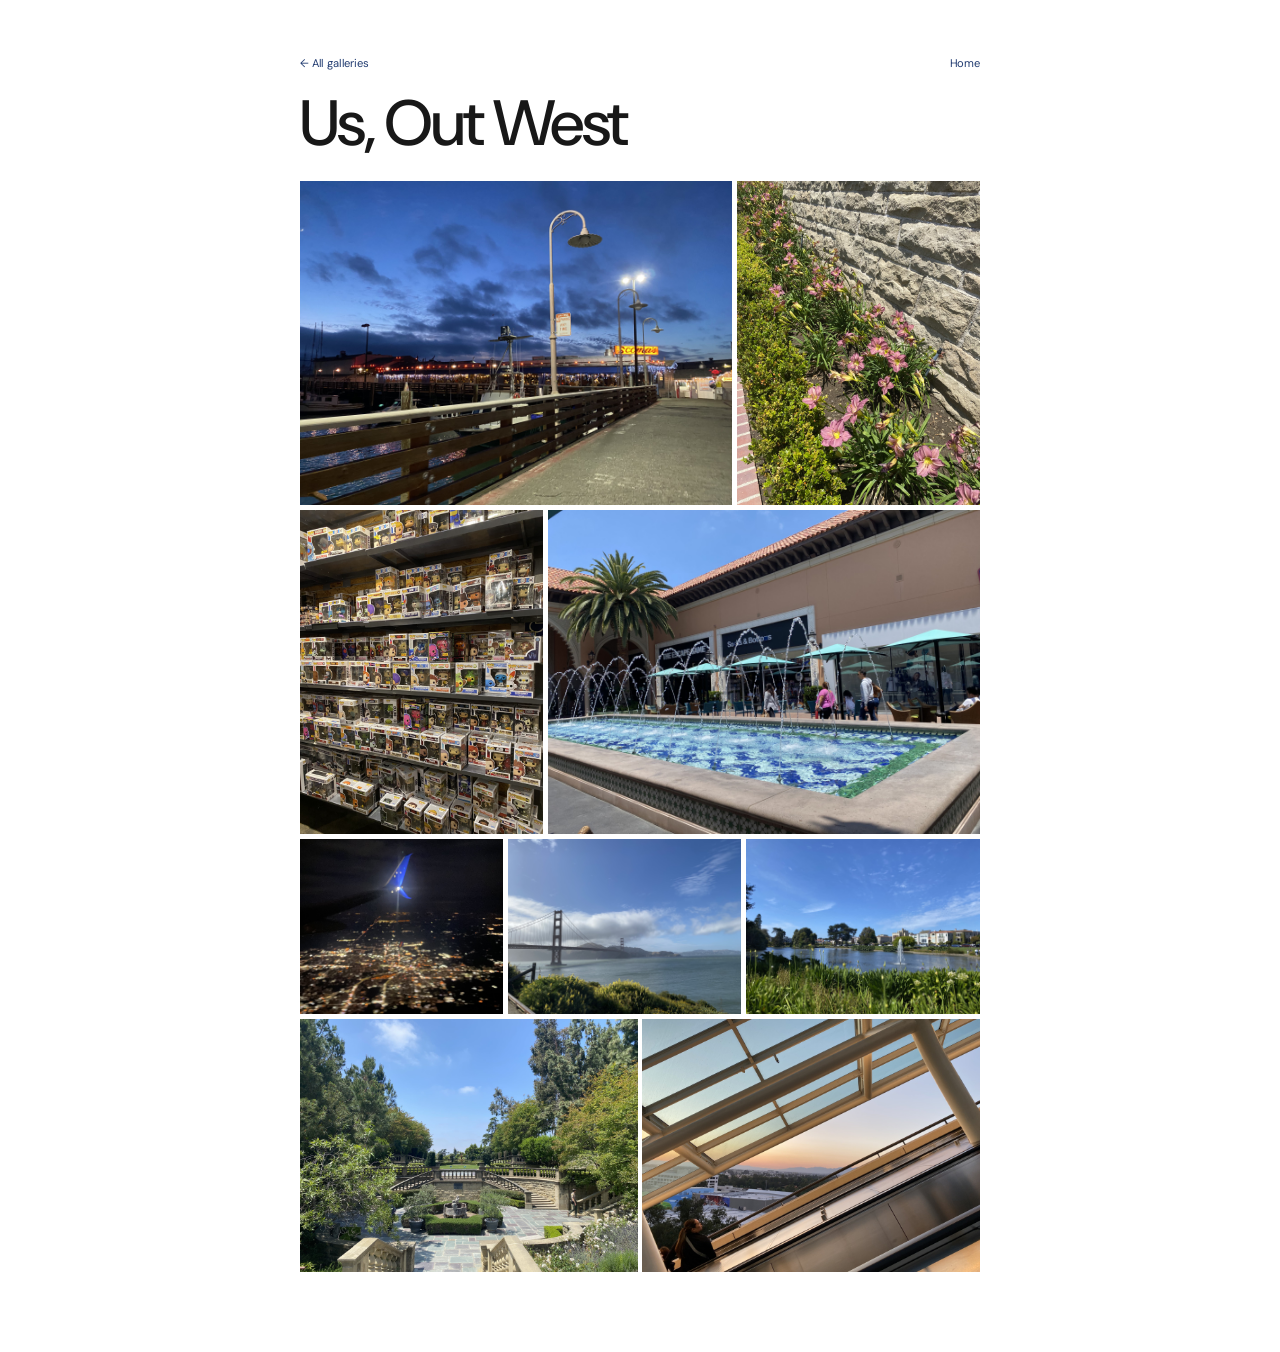
<file: gallery/us-out-west.html>
<!DOCTYPE html>
<html lang="en">

<head>
  <meta charset="UTF-8">
  <meta name="viewport" content="width=device-width, initial-scale=1.0">
  <title>Us, Out West | Bobo Lin</title>
  <link rel="icon" type="image/png" href="../favicon.png">
  <link rel="apple-touch-icon" href="../apple-touch-icon.png">
  <link rel="preconnect" href="https://fonts.googleapis.com">
  <link rel="preconnect" href="https://fonts.gstatic.com" crossorigin>
  <link href="https://fonts.googleapis.com/css2?family=DM+Sans:wght@400;500;525;600;700&display=swap" rel="stylesheet">
  <link rel="stylesheet" href="../style.css">
</head>

<body>
  <main>
    <article class="gallery-content collection-page">
      <nav class="collection-nav" aria-label="Gallery navigation">
        <a href="../gallery.html">&larr; All galleries</a>
        <a href="../index.html">Home</a>
      </nav>
      <header class="collection-header">
        <h1 class="page-title">Us, Out West</h1>
      </header>

      <section class="justified-photo-grid" aria-label="Photos from Us, Out West">
        <div class="justified-photo-row">
          <figure class="photo-card" style="--photo-ratio: 1.333333"><img src="../photos/us-out-west/us-out-west-01.jpg" alt="Us, Out West photograph 1" width="1920" height="1440"></figure>
          <figure class="photo-card" style="--photo-ratio: 0.750000"><img src="../photos/us-out-west/us-out-west-04.jpg" alt="Us, Out West photograph 4" width="1440" height="1920"></figure>
        </div>
        <div class="justified-photo-row">
          <figure class="photo-card" style="--photo-ratio: 0.750000"><img src="../photos/us-out-west/us-out-west-05.jpg" alt="Us, Out West photograph 5" width="1440" height="1920" loading="lazy"></figure>
          <figure class="photo-card" style="--photo-ratio: 1.333333"><img src="../photos/us-out-west/us-out-west-03.jpg" alt="Us, Out West photograph 3" width="1920" height="1440" loading="lazy"></figure>
        </div>
        <div class="justified-photo-row">
          <figure class="photo-card" style="--photo-ratio: 1.156627"><img src="../photos/us-out-west/us-out-west-02.jpg" alt="Us, Out West photograph 2" width="1920" height="1660" loading="lazy"></figure>
          <figure class="photo-card" style="--photo-ratio: 1.333333"><img src="../photos/us-out-west/us-out-west-06.jpg" alt="Us, Out West photograph 6" width="1920" height="1440" loading="lazy"></figure>
          <figure class="photo-card" style="--photo-ratio: 1.333333"><img src="../photos/us-out-west/us-out-west-07.jpg" alt="Us, Out West photograph 7" width="1920" height="1440" loading="lazy"></figure>
        </div>
        <div class="justified-photo-row">
          <figure class="photo-card" style="--photo-ratio: 1.333333"><img src="../photos/us-out-west/us-out-west-08.jpg" alt="Us, Out West photograph 8" width="1920" height="1440" loading="lazy"></figure>
          <figure class="photo-card" style="--photo-ratio: 1.333333"><img src="../photos/us-out-west/us-out-west-09.jpg" alt="Us, Out West photograph 9" width="1920" height="1440" loading="lazy"></figure>
        </div>
      </section>
    </article>
  </main>
</body>

</html>
</file>
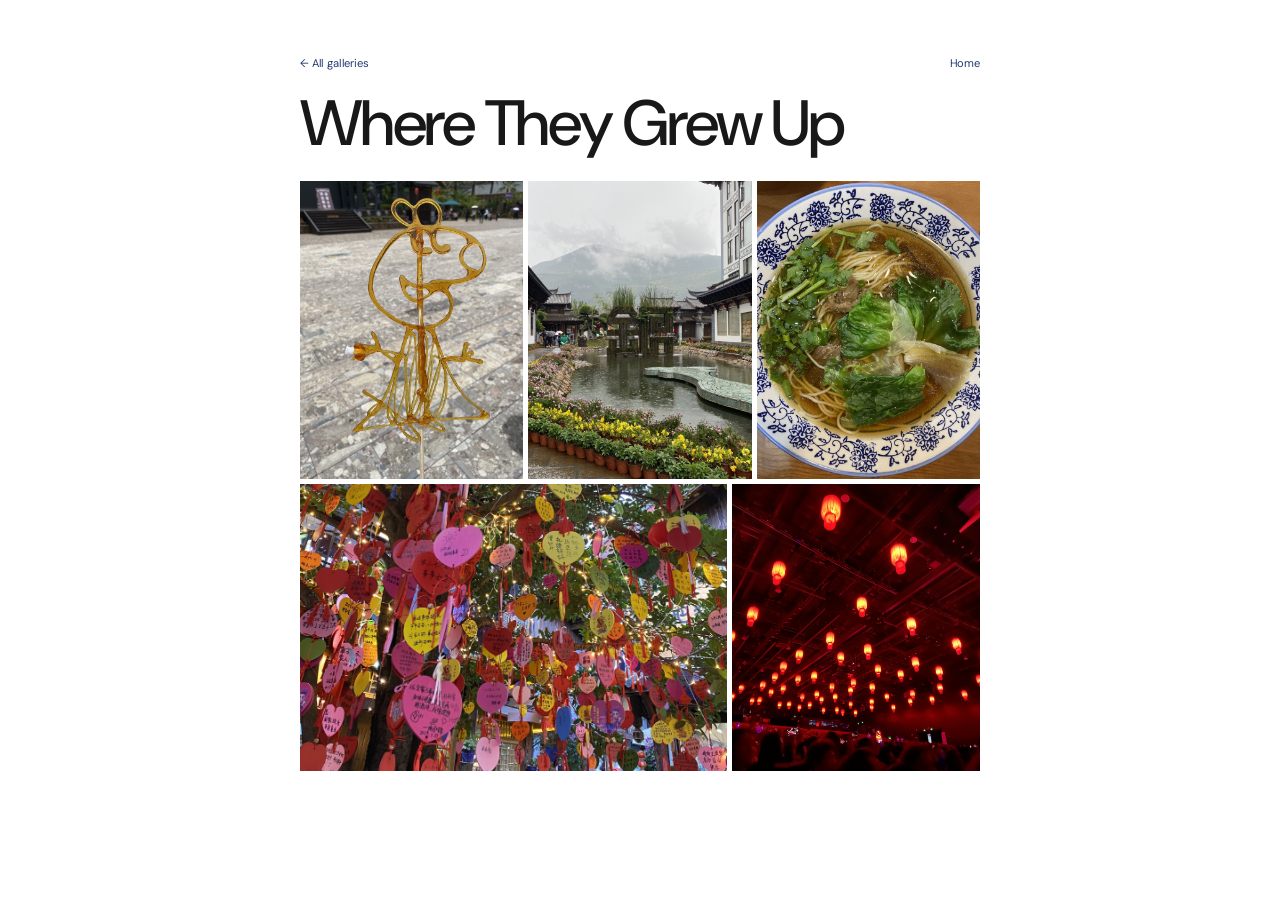
<file: gallery/where-they-grew-up.html>
<!DOCTYPE html>
<html lang="en">

<head>
  <meta charset="UTF-8">
  <meta name="viewport" content="width=device-width, initial-scale=1.0">
  <title>Where They Grew Up | Bobo Lin</title>
  <link rel="icon" type="image/png" href="../favicon.png">
  <link rel="apple-touch-icon" href="../apple-touch-icon.png">
  <link rel="preconnect" href="https://fonts.googleapis.com">
  <link rel="preconnect" href="https://fonts.gstatic.com" crossorigin>
  <link href="https://fonts.googleapis.com/css2?family=DM+Sans:wght@400;500;525;600;700&display=swap" rel="stylesheet">
  <link rel="stylesheet" href="../style.css">
</head>

<body>
  <main>
    <article class="gallery-content collection-page">
      <nav class="collection-nav" aria-label="Gallery navigation">
        <a href="../gallery.html">&larr; All galleries</a>
        <a href="../index.html">Home</a>
      </nav>
      <header class="collection-header">
        <h1 class="page-title">Where They Grew Up</h1>
      </header>

      <section class="justified-photo-grid" aria-label="Photos from Where They Grew Up">
        <div class="justified-photo-row">
          <figure class="photo-card" style="--photo-ratio: 0.75">
            <img src="../photos/where-they-grew-up/where-they-grew-up-01.jpg" alt="A golden sugar sculpture shaped like a figure" width="1440" height="1920">
          </figure>
          <figure class="photo-card" style="--photo-ratio: 0.75">
            <img src="../photos/where-they-grew-up/where-they-grew-up-05.jpg" alt="A rainy village scene with a mountain behind it" width="1440" height="1920">
          </figure>
          <figure class="photo-card" style="--photo-ratio: 0.75">
            <img src="../photos/where-they-grew-up/where-they-grew-up-03.jpg" alt="A bowl of noodles with greens and beef" width="1440" height="1920">
          </figure>
        </div>
        <div class="justified-photo-row">
          <figure class="photo-card" style="--photo-ratio: 1.488372">
            <img src="../photos/where-they-grew-up/where-they-grew-up-04.jpg" alt="Colorful handwritten wishes hanging from a tree" width="1920" height="1290" loading="lazy">
          </figure>
          <figure class="photo-card" style="--photo-ratio: 0.866035">
            <img src="../photos/where-they-grew-up/where-they-grew-up-02.jpg" alt="Red lanterns glowing above a crowd" width="1920" height="2217" loading="lazy">
          </figure>
        </div>
      </section>
    </article>
  </main>
</body>

</html>
</file>
<file: style.css>
/* Minimal, readable, and intentionally unbranded. */
:root {
  --font-sans: "DM Sans", -apple-system, BlinkMacSystemFont, "Segoe UI", Helvetica, Arial, sans-serif;
  --ink: #181818;
  --muted: #5f6368;
  --blue: #233d72;
  --line: #d9d9d9;
}

* {
  box-sizing: border-box;
}

body {
  margin: 0;
  min-height: 100vh;
  background: #fff;
  color: var(--ink);
  font-family: var(--font-sans);
  font-size: 16px;
  letter-spacing: -.01em;
}

main {
  padding: 3.5rem 1.5rem 5rem;
}

.tab-content {
  display: none;
}

.tab-content.active {
  display: block;
}

.home-content {
  max-width: 680px;
  margin: 0 auto;
}

.gallery-content {
  max-width: 680px;
  margin: 0 auto;
}

.home-header {
  display: flex;
  align-items: baseline;
  justify-content: space-between;
  gap: 2rem;
  margin-bottom: 2.75rem;
}

.page-title {
  margin: 0;
  color: var(--ink);
  font-size: clamp(2.8rem, 7vw, 4rem);
  font-weight: 500;
  letter-spacing: -.035em;
  line-height: 1.05;
}

.social-links {
  display: flex;
  gap: .45rem;
  color: var(--muted);
  font-family: var(--font-sans);
  font-size: .8rem;
  white-space: nowrap;
}

a {
  color: var(--blue);
  text-decoration: none;
}

a:hover {
  color: #0e1e40;
}

.gallery-link {
  white-space: nowrap;
}

.gallery-link span {
  display: inline-block;
  transition: transform .15s ease;
}

.gallery-link:hover span {
  transform: translateX(.2rem);
}

.home-body {
  display: grid;
  grid-template-columns: minmax(0, 1fr) 154px;
  gap: 3rem;
  align-items: start;
}

.home-text p {
  margin: 0;
  line-height: 1.65;
}

.home-text p+p {
  margin-top: 1rem;
}

.sudoku-deco {
  display: grid;
  grid-template-columns: repeat(3, auto);
  gap: 2px;
  padding: 2px;
  background: var(--blue);
  width: fit-content;
  user-select: none;
}

.sudoku-box {
  display: grid;
  grid-template-columns: repeat(3, 16px);
  grid-template-rows: repeat(3, 16px);
  gap: 1px;
  background: #aaa;
}

.sudoku-cell {
  display: grid;
  place-items: center;
  background: #fff;
  color: var(--blue);
  font: .58rem var(--font-sans);
  transition: opacity .12s ease;
}

.sudoku-caption {
  margin: .45rem 0 0;
  color: var(--muted);
  font-size: .68rem;
  line-height: 1.4;
}

.previously {
  margin-top: 3rem;
}

.section-label {
  margin: 0 0 .7rem;
  color: var(--blue);
  font-size: .9rem;
  font-weight: 700;
}

.previously ul {
  margin: 0;
  padding: 0;
  list-style: none;
}

.previously li {
  display: grid;
  grid-template-columns: 118px minmax(0, 1fr);
  column-gap: .25rem;
  align-items: baseline;
  padding: .5rem 0;
  border-top: 1px solid var(--line);
  line-height: 1.5;
}

.previously li:last-child {
  border-bottom: 1px solid var(--line);
}

.date {
  display: inline-block;
  min-width: 118px;
  color: var(--muted);
  font-family: var(--font-sans);
  font-size: .67rem;
}

.role {
  font-weight: 525;
}

.desc {
  display: block;
  grid-column: 2;
  color: #333;
}

.stack {
  color: var(--muted);
  font-family: var(--font-sans);
  font-size: .67rem;
}

.gallery-header {
  margin-bottom: 1rem;
}

.back-link {
  display: inline-block;
  margin-bottom: 1.25rem;
  font-family: var(--font-sans);
  font-size: .7rem;
}

.collection-nav {
  display: flex;
  align-items: center;
  justify-content: space-between;
  margin-bottom: 1.25rem;
  font-family: var(--font-sans);
  font-size: .7rem;
}

.gallery-intro {
  margin: 0 0 1.5rem;
  line-height: 1.65;
}

.gallery-list {
  border-top: 1px solid var(--line);
}

.gallery-item {
  display: grid;
  grid-template-columns: auto minmax(2rem, 1fr) auto;
  align-items: center;
  gap: 1rem;
  padding: .7rem 0;
  border-bottom: 1px solid var(--line);
  color: var(--ink);
  text-decoration: none;
}

.gallery-item:hover {
  color: var(--blue);
}

.gallery-item-title {
  display: block;
}

.gallery-item-title {
  font-weight: 525;
}

.gallery-item-dots {
  height: .7rem;
  background-image: radial-gradient(circle, var(--muted) 1px, transparent 1.2px);
  background-position: center;
  background-repeat: repeat-x;
  background-size: .55rem .7rem;
  opacity: .7;
}

.gallery-item-meta,
.collection-meta {
  color: var(--muted);
  font-size: .8rem;
}

.gallery-item-meta,
.collection-meta {
  font-family: var(--font-sans);
  font-size: .67rem;
}

.gallery-item-arrow {
  font-size: 1.2rem;
}

.collection-header {
  margin-bottom: 1.5rem;
}

.collection-meta {
  margin: 0 0 .65rem;
}

.collection-header .page-title {
  margin-bottom: 1rem;
}

.collection-intro {
  max-width: 34rem;
  margin: 0;
  color: var(--muted);
  line-height: 1.6;
}

.photo-grid {
  display: grid;
  grid-template-columns: repeat(3, minmax(0, 1fr));
  align-items: start;
  gap: .3rem;
}

.blue-before-red-grid {
  align-items: start;
  gap: .3rem;
}

.photo-grid .photo-column {
  display: grid;
  align-content: start;
  gap: .3rem;
}

.photo-grid.institute-grid {
  grid-template-columns: repeat(3, minmax(0, 1fr));
}

.photo-card-full {
  grid-column: 1 / -1;
}

.photo-card,
.photo-placeholder {
  display: block;
  width: 100%;
  min-height: 250px;
  margin: 0;
  overflow: hidden;
  border: 0;
  background: #f2f2ef;
}

.photo-card {
  min-height: 0;
}

.photo-card img {
  display: block;
  width: 100%;
  height: auto;
}

.between-semesters-grid,
.justified-photo-grid {
  display: grid;
  gap: .3rem;
}

.between-semesters-row,
.justified-photo-row {
  display: flex;
  align-items: start;
  gap: .3rem;
}

.between-semesters-row .photo-card,
.justified-photo-row .photo-card {
  flex: var(--photo-ratio) 1 0;
  min-width: 0;
}

.familiar-feature {
  display: grid;
  grid-template-columns: minmax(0, 1fr) minmax(0, 1.86fr);
  align-items: start;
  gap: .3rem;
}

.familiar-feature-stack {
  display: grid;
  gap: .3rem;
}

.us-out-west-details {
  grid-column: 1 / -1;
  display: grid;
  grid-template-columns: repeat(3, minmax(0, 1fr));
  gap: .3rem;
}

.us-out-west-details .photo-card {
  aspect-ratio: 4 / 3;
}

.us-out-west-details .photo-card img {
  height: 100%;
  object-fit: cover;
}

.photo-card-wide {
  grid-column: span 2;
}

.photo-card-crop {
  align-self: stretch;
}

.photo-card-crop img {
  height: 100%;
  object-fit: cover;
}

.photo-placeholder {
  display: grid;
  align-content: center;
  justify-items: center;
  gap: .4rem;
  color: var(--muted);
  font-family: var(--font-sans);
  font-size: .7rem;
}

.photo-placeholder::before {
  content: "";
  width: 28px;
  height: 28px;
  border: 1px solid currentColor;
  opacity: .55;
}

.photo-placeholder-tall {
  grid-row: span 2;
  min-height: 508px;
}

.photo-placeholder-wide {
  grid-column: span 2;
  min-height: 310px;
}

@media (max-width: 560px) {
  main {
    padding: 2.5rem 1.25rem 4rem;
  }

  .home-header {
    align-items: flex-start;
    flex-direction: column;
    gap: 1rem;
    margin-bottom: 2.25rem;
  }

  .home-body {
    grid-template-columns: 1fr;
    gap: 2rem;
  }

  .sudoku-col {
    width: 154px;
  }

  .gallery-item {
    grid-template-columns: auto minmax(2rem, 1fr) auto;
    gap: .6rem;
  }

  .gallery-item-meta {
    grid-column: 1;
  }

  .gallery-item-arrow {
    grid-column: auto;
    grid-row: auto;
  }

  .photo-grid {
    grid-template-columns: repeat(2, minmax(0, 1fr));
  }

  .us-out-west-details {
    grid-template-columns: repeat(2, minmax(0, 1fr));
  }

  .blue-before-red-grid {
    grid-template-columns: repeat(2, minmax(0, 1fr));
  }

  .photo-grid .photo-column:last-child {
    grid-column: span 2;
  }

  .photo-card-wide,
  .photo-placeholder-tall,
  .photo-placeholder-wide {
    grid-column: auto;
    grid-row: auto;
    min-height: 320px;
  }

  .photo-card {
    min-height: 0;
  }

  .photo-card-wide {
    grid-column: span 2;
  }

  .photo-card-crop img {
    height: auto;
  }

  .previously li {
    grid-template-columns: minmax(0, 1fr);
  }

  .desc {
    grid-column: 1;
  }

  .date {
    display: block;
    margin-bottom: .2rem;
  }

  .previously {
    margin-top: 2.6rem;
  }
}
</file>
